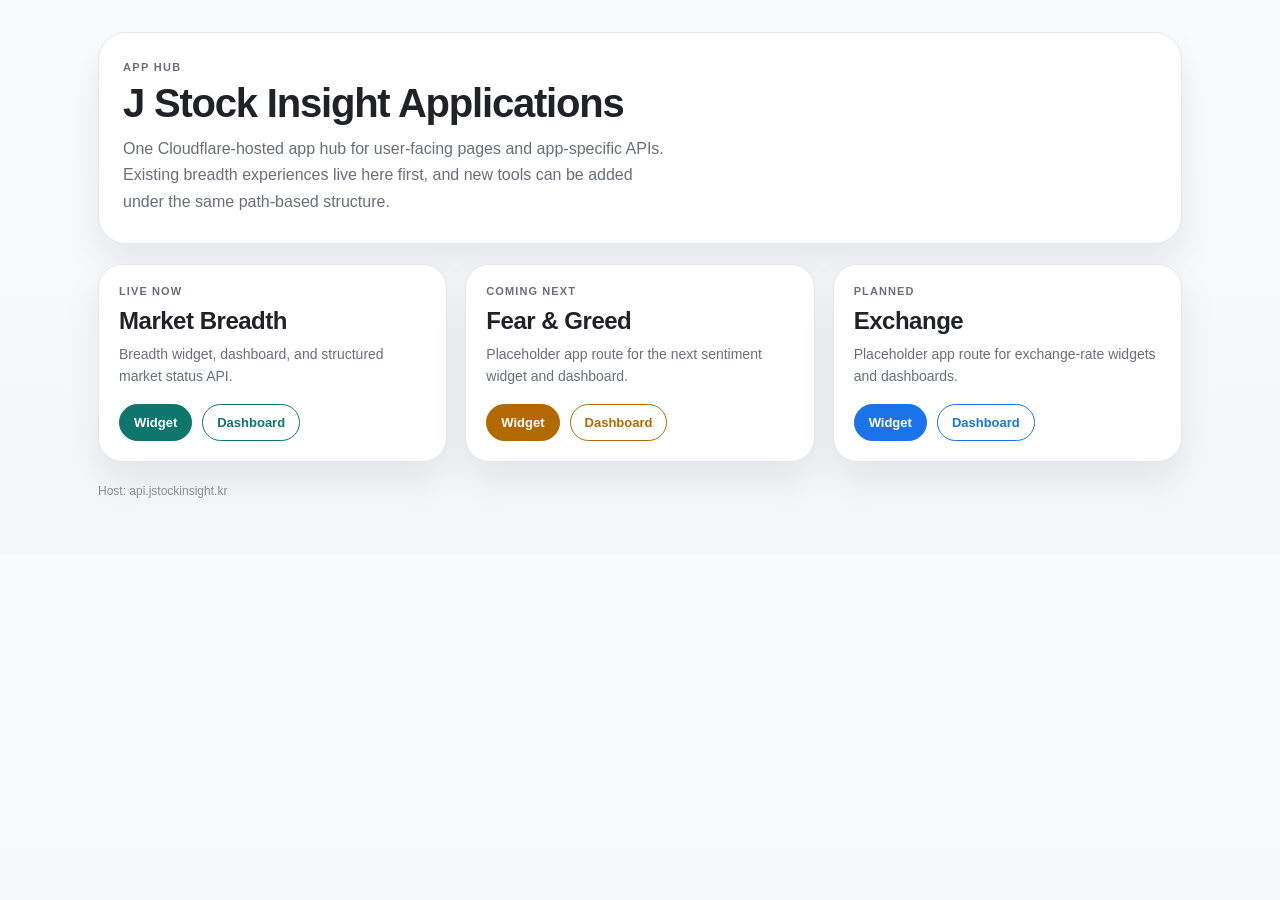
<file: docs/index.html>
<!DOCTYPE html>
<html lang="en">
<head>
  <meta charset="utf-8">
  <meta name="viewport" content="width=device-width,initial-scale=1">
  <title>J Stock Insight Apps</title>
  <style>
    :root{
      --ink:#1f2328;
      --muted:#66707a;
      --line:#e5e7eb;
      --panel:#ffffff;
      --bg:#f6f7f9;
      --shadow:0 18px 38px rgba(15,23,42,.08);
      --breadth:#0f766e;
      --fear:#b26a00;
      --exchange:#1a73e8;
    }
    *{box-sizing:border-box}
    body{
      margin:0;
      font-family:-apple-system,BlinkMacSystemFont,'Segoe UI','Noto Sans KR',sans-serif;
      background:linear-gradient(180deg,#fafbfc 0%,#f4f6f8 100%);
      color:var(--ink);
    }
    .wrap{max-width:1120px;margin:0 auto;padding:32px 18px 56px}
    .hero{
      background:var(--panel);
      border:1px solid var(--line);
      border-radius:28px;
      padding:28px 24px;
      box-shadow:var(--shadow);
      margin-bottom:20px;
    }
    .eyebrow{font-size:11px;text-transform:uppercase;letter-spacing:.12em;color:var(--muted);font-weight:700}
    h1{margin:10px 0 12px;font-size:40px;line-height:1.02;letter-spacing:-.03em}
    .hero p{margin:0;max-width:62ch;color:var(--muted);line-height:1.65}
    .grid{display:grid;grid-template-columns:repeat(3,minmax(0,1fr));gap:18px}
    .card{
      background:var(--panel);
      border:1px solid var(--line);
      border-radius:24px;
      padding:20px;
      box-shadow:var(--shadow);
    }
    .card .tag{font-size:11px;color:var(--muted);text-transform:uppercase;letter-spacing:.1em;font-weight:700}
    .card h2{margin:10px 0 8px;font-size:24px;letter-spacing:-.02em}
    .card p{margin:0;color:var(--muted);line-height:1.6;font-size:14px}
    .actions{display:flex;gap:10px;flex-wrap:wrap;margin-top:16px}
    .btn{
      display:inline-flex;align-items:center;justify-content:center;
      border-radius:999px;padding:10px 14px;text-decoration:none;
      font-size:13px;font-weight:700;border:1px solid currentColor
    }
    .primary{color:#fff;background:var(--accent);border-color:var(--accent)}
    .ghost{color:var(--accent);background:transparent}
    .foot{margin-top:22px;font-size:12px;color:#8b9095}
    @media (max-width:920px){.grid{grid-template-columns:1fr}}
  </style>
</head>
<body>
  <div class="wrap">
    <section class="hero">
      <div class="eyebrow" id="eyebrow">App Hub</div>
      <h1 id="title">J Stock Insight Applications</h1>
      <p id="copy">
        One Cloudflare-hosted app hub for user-facing pages and app-specific APIs.
        Existing breadth experiences live here first, and new tools can be added
        under the same path-based structure.
      </p>
    </section>

    <section class="grid">
      <article class="card" style="--accent:var(--breadth)">
        <div class="tag" id="breadthTag">Live now</div>
        <h2 id="breadthTitle">Market Breadth</h2>
        <p id="breadthCopy">Breadth widget, dashboard, and structured market status API.</p>
        <div class="actions">
          <a class="btn primary" href="/breadth" id="breadthWidget">Widget</a>
          <a class="btn ghost" href="/breadth/dashboard" id="breadthDashboard">Dashboard</a>
        </div>
      </article>

      <article class="card" style="--accent:var(--fear)">
        <div class="tag" id="fearTag">Coming next</div>
        <h2 id="fearTitle">Fear &amp; Greed</h2>
        <p id="fearCopy">Placeholder app route for the next sentiment widget and dashboard.</p>
        <div class="actions">
          <a class="btn primary" href="/fear-greed" id="fearWidget">Widget</a>
          <a class="btn ghost" href="/fear-greed/dashboard" id="fearDashboard">Dashboard</a>
        </div>
      </article>

      <article class="card" style="--accent:var(--exchange)">
        <div class="tag" id="exchangeTag">Planned</div>
        <h2 id="exchangeTitle">Exchange</h2>
        <p id="exchangeCopy">Placeholder app route for exchange-rate widgets and dashboards.</p>
        <div class="actions">
          <a class="btn primary" href="/exchange" id="exchangeWidget">Widget</a>
          <a class="btn ghost" href="/exchange/dashboard" id="exchangeDashboard">Dashboard</a>
        </div>
      </article>
    </section>

    <div class="foot" id="foot">Host: api.jstockinsight.kr</div>
  </div>

<script>
const I18N={
  en:{
    eyebrow:'App Hub',
    title:'J Stock Insight Applications',
    copy:'One Cloudflare-hosted app hub for user-facing pages and app-specific APIs. Existing breadth experiences live here first, and new tools can be added under the same path-based structure.',
    breadthTag:'Live now',
    breadthTitle:'Market Breadth',
    breadthCopy:'Breadth widget, dashboard, and structured market status API.',
    fearTag:'Coming next',
    fearTitle:'Fear & Greed',
    fearCopy:'Placeholder app route for the next sentiment widget and dashboard.',
    exchangeTag:'Planned',
    exchangeTitle:'Exchange',
    exchangeCopy:'Placeholder app route for exchange-rate widgets and dashboards.',
    widget:'Widget',
    dashboard:'Dashboard',
    foot:'Host: api.jstockinsight.kr'
  },
  ko:{
    eyebrow:'앱 허브',
    title:'J Stock Insight 애플리케이션',
    copy:'사용자 페이지와 앱별 API를 함께 제공하는 Cloudflare 앱 허브입니다. 현재는 breadth가 먼저 들어오고, 이후 신규 도구를 같은 경로 구조로 계속 추가합니다.',
    breadthTag:'운영 중',
    breadthTitle:'마켓 브레드스',
    breadthCopy:'브레드스 위젯, 대시보드, 구조화된 시장 상태 API를 제공합니다.',
    fearTag:'다음 예정',
    fearTitle:'공포·탐욕 지수',
    fearCopy:'다음 감성 지표 위젯과 대시보드를 위한 placeholder 앱 경로입니다.',
    exchangeTag:'기획 중',
    exchangeTitle:'환율',
    exchangeCopy:'환율 위젯과 대시보드를 위한 placeholder 앱 경로입니다.',
    widget:'위젯',
    dashboard:'대시보드',
    foot:'호스트: api.jstockinsight.kr'
  },
  ja:{
    eyebrow:'アプリハブ',
    title:'J Stock Insight アプリケーション',
    copy:'ユーザー向けページとアプリ別APIを一緒に提供する Cloudflare アプリハブです。現在は breadth を先に配置し、今後の新規ツールも同じ経路構造で追加します。',
    breadthTag:'稼働中',
    breadthTitle:'マーケットブレッドス',
    breadthCopy:'ブレッドスのウィジェット、ダッシュボード、構造化市場ステータスAPIを提供します。',
    fearTag:'次の予定',
    fearTitle:'恐怖・貪欲指数',
    fearCopy:'次のセンチメント指標ウィジェットとダッシュボード用の placeholder アプリ経路です。',
    exchangeTag:'計画中',
    exchangeTitle:'為替',
    exchangeCopy:'為替ウィジェットとダッシュボード用の placeholder アプリ経路です。',
    widget:'ウィジェット',
    dashboard:'ダッシュボード',
    foot:'ホスト: api.jstockinsight.kr'
  }
};
function detectLocale(){
  const param=new URLSearchParams(window.location.search).get('lang');
  if(param && ['ko','ja','en'].includes(param)) return param;
  const langs=[...(navigator.languages||[]), navigator.language].filter(Boolean).map(v=>String(v).toLowerCase());
  if(langs.some(v=>v.startsWith('ko'))) return 'ko';
  if(langs.some(v=>v.startsWith('ja'))) return 'ja';
  return 'en';
}
const lang=detectLocale();
const t=I18N[lang] || I18N.en;
document.documentElement.lang=lang;
document.getElementById('eyebrow').textContent=t.eyebrow;
document.getElementById('title').textContent=t.title;
document.getElementById('copy').textContent=t.copy;
document.getElementById('breadthTag').textContent=t.breadthTag;
document.getElementById('breadthTitle').textContent=t.breadthTitle;
document.getElementById('breadthCopy').textContent=t.breadthCopy;
document.getElementById('fearTag').textContent=t.fearTag;
document.getElementById('fearTitle').textContent=t.fearTitle;
document.getElementById('fearCopy').textContent=t.fearCopy;
document.getElementById('exchangeTag').textContent=t.exchangeTag;
document.getElementById('exchangeTitle').textContent=t.exchangeTitle;
document.getElementById('exchangeCopy').textContent=t.exchangeCopy;
for(const id of ['breadthWidget','breadthDashboard','fearWidget','fearDashboard','exchangeWidget','exchangeDashboard']){
  document.getElementById(id).textContent=id.includes('Dashboard') ? t.dashboard : t.widget;
}
document.getElementById('foot').textContent=t.foot;
</script>
</body>
</html>
</file>
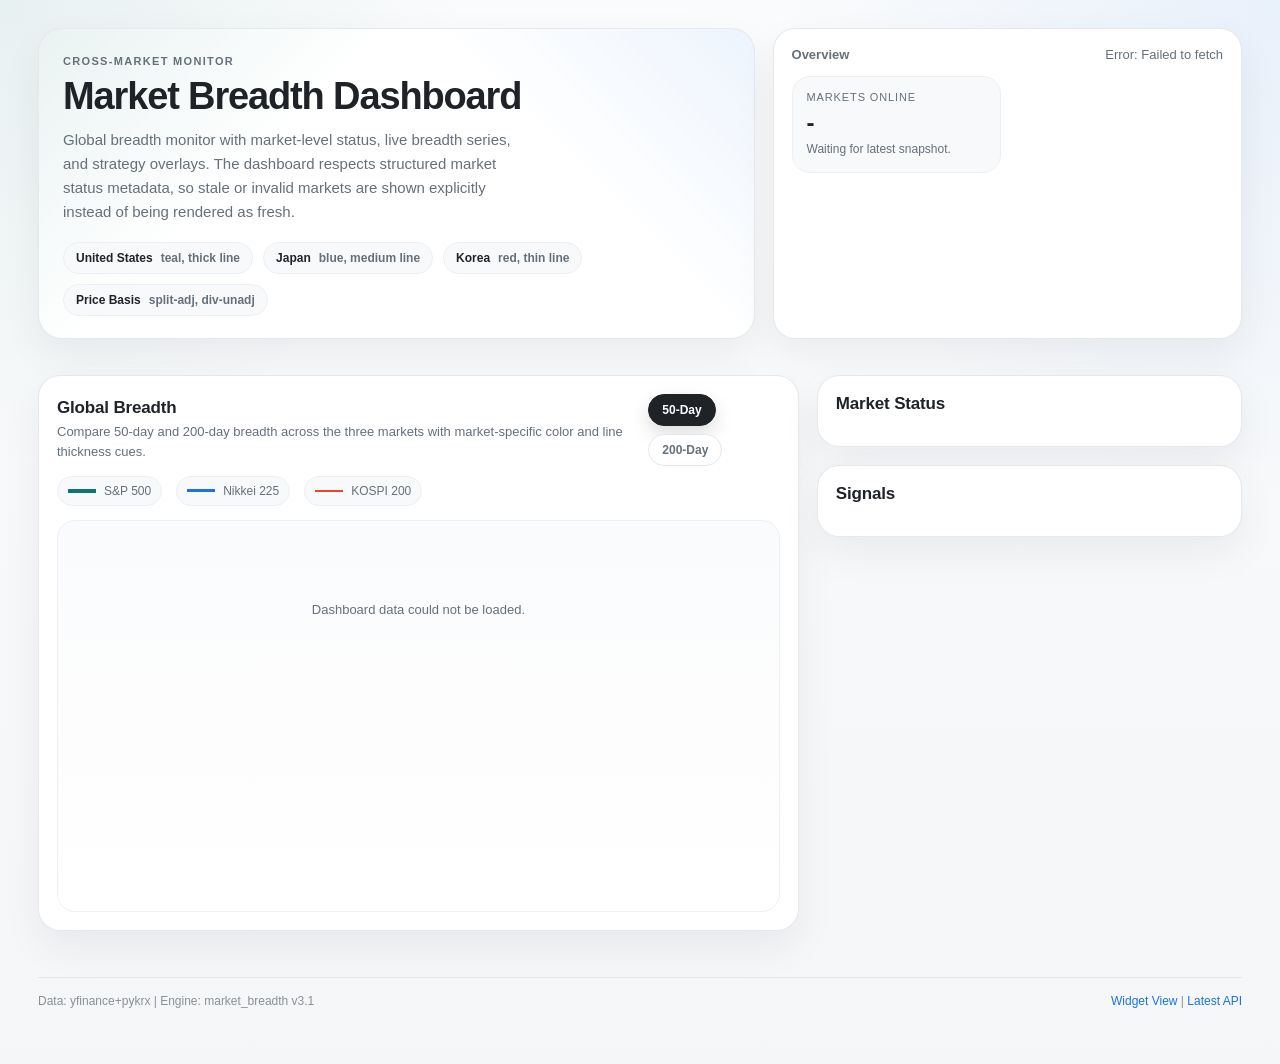
<file: docs/breadth/dashboard/index.html>
<!DOCTYPE html>
<html lang="en">
<head>
  <meta charset="utf-8">
  <meta name="viewport" content="width=device-width,initial-scale=1">
  <title>Market Breadth Dashboard</title>
  <style>
    :root{
      --us:#0f766e;
      --us-soft:#67b8b1;
      --jp:#1a73e8;
      --jp-soft:#7baaf7;
      --kr:#ea4335;
      --kr-soft:#f28b82;
      --ink:#1f2328;
      --muted:#66707a;
      --line:#e5e7eb;
      --panel:#ffffff;
      --panel-soft:#f8f9fb;
      --panel-strong:#f2f4f7;
      --bg:#f6f7f9;
      --shadow:0 16px 40px rgba(15, 23, 42, .06);
      --good:#137333;
      --bad:#b42318;
      --partial:#b26a00;
      --link:#1a73e8;
    }
    *{box-sizing:border-box}
    body{
      margin:0;
      font-family:-apple-system,BlinkMacSystemFont,'Segoe UI','Noto Sans KR',sans-serif;
      background:
        radial-gradient(circle at top left, rgba(15,118,110,.08), transparent 28%),
        radial-gradient(circle at top right, rgba(26,115,232,.08), transparent 30%),
        linear-gradient(180deg,#fafbfc 0%,#f4f6f8 100%);
      color:var(--ink);
    }
    .wrap{max-width:1240px;margin:0 auto;padding:28px 18px 56px}
    .hero{
      display:grid;grid-template-columns:1.45fr .95fr;gap:18px;margin-bottom:18px
    }
    .hero-main,.hero-side{
      background:var(--panel);
      border:1px solid rgba(229,231,235,.9);
      border-radius:24px;
      box-shadow:var(--shadow);
    }
    .hero-main{
      padding:26px 24px 22px;
      background:
        linear-gradient(135deg, rgba(15,118,110,.09) 0%, rgba(15,118,110,0) 35%),
        linear-gradient(225deg, rgba(26,115,232,.08) 0%, rgba(26,115,232,0) 32%),
        var(--panel);
    }
    .hero-side{padding:18px}
    .eyebrow{
      font-size:11px;
      letter-spacing:.12em;
      text-transform:uppercase;
      color:var(--muted);
      font-weight:700;
    }
    h1{
      margin:10px 0 12px;
      font-size:38px;
      line-height:1.02;
      letter-spacing:-.03em;
    }
    .hero-copy{
      margin:0;
      font-size:15px;
      line-height:1.6;
      color:var(--muted);
      max-width:56ch;
    }
    .hero-meta{
      margin-top:18px;
      display:flex;
      flex-wrap:wrap;
      gap:10px;
    }
    .chip{
      display:inline-flex;
      align-items:center;
      gap:8px;
      padding:8px 12px;
      border-radius:999px;
      background:var(--panel-soft);
      border:1px solid #eceff3;
      font-size:12px;
      color:var(--muted);
      font-weight:600;
    }
    .chip strong{color:var(--ink)}
    .hero-side h2,.chart-head h2,.side h2,.market-panel h2{
      margin:0;
      font-size:17px;
      letter-spacing:-.01em;
    }
    .stamp{
      display:flex;
      justify-content:space-between;
      gap:14px;
      align-items:center;
      margin-bottom:14px;
      font-size:13px;
      color:var(--muted);
    }
    .overview-grid{
      display:grid;
      grid-template-columns:repeat(2,minmax(0,1fr));
      gap:12px;
    }
    .overview-card{
      background:var(--panel-soft);
      border:1px solid #edf0f3;
      border-radius:18px;
      padding:14px;
    }
    .overview-card .k{
      font-size:11px;
      color:var(--muted);
      text-transform:uppercase;
      letter-spacing:.08em;
    }
    .overview-card .v{
      margin-top:8px;
      font-size:24px;
      font-weight:800;
      line-height:1;
      color:var(--ink);
    }
    .overview-card .s{
      margin-top:6px;
      font-size:12px;
      color:var(--muted);
      line-height:1.4;
    }
    .summary{
      display:grid;
      grid-template-columns:repeat(3,minmax(0,1fr));
      gap:14px;
      margin-bottom:18px;
    }
    .panel{
      background:var(--panel);
      border:1px solid rgba(229,231,235,.95);
      border-radius:22px;
      box-shadow:var(--shadow);
    }
    .summary-card{
      position:relative;
      overflow:hidden;
      padding:18px 18px 16px;
      background:
        linear-gradient(180deg, rgba(248,249,251,.96), rgba(255,255,255,.98));
    }
    .summary-card.t20{
      background:
        linear-gradient(180deg, rgba(255,247,237,.95), rgba(255,255,255,.98));
      box-shadow:0 18px 40px rgba(245,158,11,.14);
    }
    .summary-card.t10{
      background:
        linear-gradient(180deg, rgba(255,241,242,.96), rgba(255,255,255,.98));
      box-shadow:0 20px 44px rgba(220,38,38,.16);
    }
    .summary-card::before{
      content:'';
      position:absolute;
      left:0;
      top:0;
      bottom:0;
      width:5px;
      background:var(--accent,#999);
    }
    .summary-top{
      display:flex;
      justify-content:space-between;
      gap:12px;
      align-items:flex-start;
    }
    .label{
      font-size:11px;
      color:var(--muted);
      text-transform:uppercase;
      letter-spacing:.11em;
      font-weight:700;
    }
    .status-tag{
      border-radius:999px;
      padding:5px 10px;
      font-size:11px;
      font-weight:700;
      background:#eef2f7;
      color:#4b5563;
    }
    .status-tag.ok{background:#e6f4ea;color:var(--good)}
    .status-tag.error{background:#fdecec;color:var(--bad)}
    .status-tag.partial{background:#fef7e0;color:var(--partial)}
    .market-name{
      margin:8px 0 12px;
      font-size:21px;
      font-weight:800;
      letter-spacing:-.02em;
    }
    .big{
      font-size:38px;
      line-height:1;
      font-weight:800;
      color:var(--accent,#202124);
      letter-spacing:-.03em;
    }
    .summary-metrics{
      margin-top:16px;
      display:grid;
      grid-template-columns:repeat(2,minmax(0,1fr));
      gap:10px;
    }
    .metric{
      padding:12px 12px 10px;
      border-radius:16px;
      background:rgba(255,255,255,.9);
      border:1px solid #eef0f2;
    }
    .metric .k{
      font-size:11px;
      color:var(--muted);
      text-transform:uppercase;
      letter-spacing:.08em;
    }
    .metric .v{
      margin-top:6px;
      font-size:20px;
      font-weight:800;
      color:var(--ink);
    }
    .metric .s{
      margin-top:4px;
      font-size:12px;
      color:var(--muted);
    }
    .basis{
      margin-top:12px;
      font-size:11px;
      color:#8b9095;
    }
    .threshold-row{
      display:flex;
      flex-wrap:wrap;
      gap:8px;
      margin:10px 0 4px;
    }
    .threshold-badge{
      display:inline-flex;
      align-items:center;
      gap:6px;
      padding:4px 10px;
      border-radius:999px;
      font-size:11px;
      font-weight:700;
      line-height:1;
    }
    .threshold-badge.enter20{background:#f59e0b;color:#fff}
    .threshold-badge.enter10{background:#dc2626;color:#fff}
    .threshold-badge.below20{background:#fff7ed;color:#c2410c;border:1px solid #fdba74}
    .threshold-badge.below10{background:#fff1f2;color:#be123c;border:1px solid #fda4af}
    .unavailable{
      margin-top:12px;
      padding:12px 13px;
      border-radius:14px;
      background:#fdecec;
      color:var(--bad);
      font-size:13px;
      line-height:1.45;
    }
    .layout{
      display:grid;
      grid-template-columns:1.7fr .95fr;
      gap:18px;
      margin-bottom:18px;
    }
    .chart-panel{padding:18px}
    .chart-head{
      display:flex;
      justify-content:space-between;
      align-items:center;
      gap:12px;
      margin-bottom:10px;
    }
    .chart-sub{
      margin-top:4px;
      font-size:13px;
      color:var(--muted);
      line-height:1.5;
    }
    .switch{
      display:flex;
      gap:8px;
      flex-wrap:wrap;
    }
    .switch button{
      border:1px solid var(--line);
      background:#fff;
      color:var(--muted);
      border-radius:999px;
      padding:8px 13px;
      font-size:12px;
      font-weight:700;
      cursor:pointer;
      transition:.18s ease;
    }
    .switch button.on{
      background:var(--ink);
      color:#fff;
      border-color:var(--ink);
      box-shadow:0 8px 18px rgba(31,35,40,.15);
    }
    .legend{
      display:flex;
      gap:14px;
      flex-wrap:wrap;
      margin-bottom:14px;
      font-size:12px;
      color:var(--muted);
    }
    .legend span{
      display:flex;
      align-items:center;
      gap:8px;
      padding:7px 10px;
      border-radius:999px;
      background:var(--panel-soft);
      border:1px solid #edf0f3;
    }
    .legend i{display:inline-block;width:28px;height:0;border-top-style:solid}
    .legend .us{border-top-width:4px;border-top-color:var(--us)}
    .legend .jp{border-top-width:3px;border-top-color:var(--jp)}
    .legend .kr{border-top-width:2px;border-top-color:var(--kr)}
    .chart{
      height:392px;
      border-radius:18px;
      background:
        linear-gradient(180deg, rgba(248,249,251,.7), rgba(255,255,255,.96));
      border:1px solid #edf0f3;
      overflow:hidden;
    }
    .chart-fallback{
      min-height:180px;
      display:flex;
      align-items:center;
      justify-content:center;
      padding:18px;
      text-align:center;
      color:var(--muted);
      line-height:1.6;
      font-size:13px;
    }
    .side{
      display:flex;
      flex-direction:column;
      gap:18px;
    }
    .side .panel{padding:18px}
    .status-list{
      display:flex;
      flex-direction:column;
      gap:12px;
      margin-top:14px;
    }
    .status-item{
      display:grid;
      grid-template-columns:auto 1fr auto;
      gap:12px;
      align-items:center;
      padding:12px;
      border-radius:16px;
      background:var(--panel-soft);
      border:1px solid #edf0f3;
    }
    .swatch{
      width:11px;
      height:11px;
      border-radius:999px;
      background:var(--accent,#999);
    }
    .status-title{font-size:14px;font-weight:700}
    .status-meta{font-size:12px;color:var(--muted);margin-top:3px;line-height:1.45}
    .status-pill{
      font-size:11px;
      border-radius:999px;
      padding:5px 10px;
      background:#eef2f7;
      color:#4b5563;
      font-weight:700;
      text-transform:uppercase;
    }
    .status-pill.ok{background:#e7f6ec;color:var(--good)}
    .status-pill.error{background:#fdecec;color:var(--bad)}
    .status-pill.partial{background:#fef7e0;color:var(--partial)}
    .signals{
      display:flex;
      gap:8px;
      flex-wrap:wrap;
      margin-top:14px;
    }
    .badge{
      display:inline-block;
      padding:6px 11px;
      border-radius:999px;
      font-size:11px;
      font-weight:800;
      letter-spacing:.01em;
    }
    .b-long{background:#e6f4ea;color:#0d904f}
    .b-short{background:#fce8e6;color:#d93025}
    .b-neut{background:#fef7e0;color:#b26a00}
    .b-off{background:#f1f3f4;color:#5f6368}
    .market-grid{
      display:grid;
      grid-template-columns:repeat(3,minmax(0,1fr));
      gap:18px;
    }
    .market-panel{
      padding:18px;
      background:
        linear-gradient(180deg, rgba(248,249,251,.94), rgba(255,255,255,.98));
    }
    .market-panel.t20{
      background:
        linear-gradient(180deg, rgba(255,247,237,.94), rgba(255,255,255,.98));
      box-shadow:0 18px 40px rgba(245,158,11,.12);
    }
    .market-panel.t10{
      background:
        linear-gradient(180deg, rgba(255,241,242,.96), rgba(255,255,255,.98));
      box-shadow:0 18px 42px rgba(220,38,38,.14);
    }
    .market-panel h2{
      margin:8px 0 2px;
      font-size:24px;
      line-height:1.05;
      letter-spacing:-.03em;
    }
    .market-panel .sub{
      font-size:12px;
      color:var(--muted);
      line-height:1.5;
    }
    .market-header{
      display:flex;
      align-items:flex-start;
      justify-content:space-between;
      gap:12px;
    }
    .market-value{
      margin-top:12px;
      font-size:32px;
      font-weight:800;
      letter-spacing:-.03em;
    }
    .market-value small{
      display:block;
      margin-top:6px;
      font-size:13px;
      font-weight:600;
      color:var(--muted);
      letter-spacing:0;
    }
    .metrics{
      display:grid;
      grid-template-columns:repeat(2,minmax(0,1fr));
      gap:10px;
      margin-top:14px;
      font-size:12px;
      color:var(--muted);
    }
    .metrics .tile{
      padding:12px;
      border-radius:16px;
      background:rgba(255,255,255,.92);
      border:1px solid #edf0f3;
    }
    .metrics b{
      display:block;
      color:var(--ink);
      font-size:18px;
      margin-top:6px;
    }
    .mini-chart{
      height:230px;
      margin-top:14px;
      border-radius:18px;
      overflow:hidden;
      border:1px solid #edf0f3;
      background:var(--panel-soft);
    }
    .foot{
      margin-top:28px;
      padding-top:16px;
      border-top:1px solid var(--line);
      display:flex;
      justify-content:space-between;
      gap:16px;
      flex-wrap:wrap;
      font-size:12px;
      color:#8b9095;
    }
    .foot a{color:var(--link);text-decoration:none}
    .foot a:hover{text-decoration:underline}
    @media (max-width:1120px){
      .hero,.layout,.market-grid,.summary{grid-template-columns:1fr}
      .hero-main{padding-bottom:24px}
    }
    @media (max-width:720px){
      .wrap{padding:18px 14px 44px}
      h1{font-size:30px}
      .overview-grid,.metrics,.summary-metrics{grid-template-columns:1fr}
      .chart{height:320px}
      .market-value{font-size:28px}
    }
  </style>
</head>
<body>
  <div class="wrap">
    <section class="hero">
      <article class="hero-main">
        <div class="eyebrow" id="eyebrow">Cross-Market Monitor</div>
        <h1 id="heroTitle">Market Breadth Dashboard</h1>
        <p class="hero-copy" id="heroCopy">
          Global breadth monitor with market-level status, live breadth series,
          and strategy overlays. The dashboard respects structured market status
          metadata, so stale or invalid markets are shown explicitly instead of
          being rendered as fresh.
        </p>
        <div class="hero-meta">
          <span class="chip" id="chipUs"><strong>United States</strong> teal, thick line</span>
          <span class="chip" id="chipJp"><strong>Japan</strong> blue, medium line</span>
          <span class="chip" id="chipKr"><strong>Korea</strong> red, thin line</span>
          <span class="chip" id="chipPrice"><strong>Price Basis</strong> split-adj, div-unadj</span>
        </div>
      </article>

      <aside class="hero-side panel">
        <div class="stamp">
          <strong id="overviewTitle">Overview</strong>
          <span id="stamp">Loading...</span>
        </div>
        <div class="overview-grid" id="overviewGrid">
          <div class="overview-card">
            <div class="k" id="overviewKey">Markets Online</div>
            <div class="v">-</div>
            <div class="s" id="overviewWaiting">Waiting for latest snapshot.</div>
          </div>
        </div>
      </aside>
    </section>

    <section class="summary" id="summary"></section>

    <section class="layout">
      <article class="panel chart-panel">
        <div class="chart-head">
          <div>
            <h2 id="globalTitle">Global Breadth</h2>
            <div class="chart-sub" id="globalSub">
              Compare 50-day and 200-day breadth across the three markets with
              market-specific color and line thickness cues.
            </div>
          </div>
          <div class="switch">
            <button id="btn50" class="on" type="button">50-Day</button>
            <button id="btn200" type="button">200-Day</button>
          </div>
        </div>
        <div class="legend">
          <span id="legendUs"><i class="us"></i>S&amp;P 500</span>
          <span id="legendJp"><i class="jp"></i>Nikkei 225</span>
          <span id="legendKr"><i class="kr"></i>KOSPI 200</span>
        </div>
        <div class="chart" id="globalChart"></div>
      </article>

      <aside class="side">
        <section class="panel">
          <h2 id="statusHeading">Market Status</h2>
          <div class="status-list" id="statusList"></div>
        </section>
        <section class="panel">
          <h2 id="signalsHeading">Signals</h2>
          <div class="signals" id="signals"></div>
        </section>
      </aside>
    </section>

    <section class="market-grid" id="marketGrid"></section>

    <footer class="foot">
      <span id="footerMeta">Data: yfinance+pykrx | Engine: market_breadth v3.1</span>
      <span>
        <a id="footerWidgetLink" href="/breadth">Widget View</a> |
        <a id="footerApiLink" href="/breadth/api/latest.json">Latest API</a>
      </span>
    </footer>
  </div>

<script type="module">
const TRANSLATIONS={
  en:{
    page_title:'Market Breadth Dashboard',
    eyebrow:'Cross-Market Monitor',
    hero_title:'Market Breadth Dashboard',
    hero_copy:'Global breadth monitor with market-level status, live breadth series, and strategy overlays. The dashboard respects structured market status metadata, so stale or invalid markets are shown explicitly instead of being rendered as fresh.',
    chip_us:'<strong>United States</strong> teal, thick line',
    chip_jp:'<strong>Japan</strong> blue, medium line',
    chip_kr:'<strong>Korea</strong> red, thin line',
    chip_price:'<strong>Price Basis</strong> split-adj, div-unadj',
    overview_title:'Overview',
    loading:'Loading...',
    overview_key:'Markets Online',
    overview_waiting:'Waiting for latest snapshot.',
    global_title:'Global Breadth',
    global_sub:'Compare 50-day and 200-day breadth across the three markets with market-specific color and line thickness cues.',
    button_50:'50-Day',
    button_200:'200-Day',
    footer_meta:'Data: yfinance+pykrx | Engine: market_breadth v3.1',
    footer_widget:'Widget View',
    footer_api:'Latest API',
    market_sp500:'S&P 500',
    market_nikkei225:'Nikkei 225',
    market_kospi200:'KOSPI 200',
    status_heading:'Market Status',
    signals_heading:'Signals',
    markets_online:'Markets Online',
    all_markets_loaded:'All available markets loaded from the latest snapshot.',
    partial_markets:'{count} market flagged partial.',
    signal_mode:'Signal Mode',
    signal_mode_complete:'Complete',
    signal_mode_partial:'Partial',
    signal_inputs_missing:'Some signal inputs are unavailable.',
    signal_inputs_complete:'All required markets are available for current signals.',
    pipeline_date:'Pipeline Date',
    structured_metadata_note:'Rendered from structured market metadata.',
    price_basis:'Price Basis',
    close_price:'Close',
    price_basis_desc:'Split-adjusted, dividend-unadjusted series.',
    unavailable:'Unavailable',
    latest_update_failed:'Latest update failed.',
    label_50_day:'50-Day',
    label_200_day:'200-Day',
    as_of:'as of',
    no_data:'No data',
    no_active_signals:'No active signals',
    partial_data:'Partial data',
    threshold_entered_20:'Entered <20%',
    threshold_entered_10:'Entered <10%',
    threshold_below_20:'Below 20%',
    threshold_below_10:'Below 10%',
    global_chart_fallback:'Global chart unavailable because the chart library could not be loaded. Summary panels and market status remain live.',
    market_chart_fallback:'{market} chart unavailable because the chart library could not be loaded.',
    section_unavailable_sub:'Structured status blocks stale rendering for this market.',
    section_live_sub:'Live market section with 50-day and 200-day breadth overlays.',
    section_value_sub:'50-day now · 200-day {value}%',
    breadth_50_tile:'50d breadth',
    breadth_200_tile:'200d breadth',
    dashboard_data_error:'Dashboard data could not be loaded.',
    updated:'Updated: {date}',
    error_prefix:'Error: {message}',
    status_ok:'OK',
    status_partial:'PARTIAL',
    status_error:'ERROR',
    signal_asia_us_lead:'Asia U.S. Lead',
    signal_tri_market_deviation:'Tri-Market Deviation',
    signal_regime_overlay:'Regime Overlay',
    direction_LONG:'LONG',
    direction_SHORT:'SHORT',
    direction_NEUTRAL:'NEUTRAL'
  },
  ko:{
    page_title:'마켓 브레드스 대시보드',
    eyebrow:'크로스 마켓 모니터',
    hero_title:'마켓 브레드스 대시보드',
    hero_copy:'시장별 상태, 실시간 브레드스 시계열, 전략 오버레이를 함께 보는 글로벌 브레드스 모니터입니다. 구조화된 시장 상태 메타데이터를 기준으로 stale 또는 invalid 시장을 최신 데이터처럼 그리지 않습니다.',
    chip_us:'<strong>미국</strong> 청록색 굵은 선',
    chip_jp:'<strong>일본</strong> 파란색 중간 선',
    chip_kr:'<strong>한국</strong> 빨간색 얇은 선',
    chip_price:'<strong>가격 기준</strong> 분할조정, 배당비조정',
    overview_title:'개요',
    loading:'불러오는 중...',
    overview_key:'정상 시장 수',
    overview_waiting:'최신 스냅샷을 기다리는 중입니다.',
    global_title:'글로벌 브레드스',
    global_sub:'세 시장의 50일 및 200일 브레드스를 색상과 선 두께 기준으로 비교합니다.',
    button_50:'50일',
    button_200:'200일',
    footer_meta:'데이터: yfinance+pykrx | 엔진: market_breadth v3.1',
    footer_widget:'위젯 보기',
    footer_api:'최신 API',
    market_sp500:'S&P 500',
    market_nikkei225:'니케이 225',
    market_kospi200:'코스피 200',
    status_heading:'시장 상태',
    signals_heading:'시그널',
    markets_online:'정상 시장 수',
    all_markets_loaded:'최신 스냅샷 기준으로 모든 사용 가능 시장을 불러왔습니다.',
    partial_markets:'{count}개 시장이 부분 상태로 표시됩니다.',
    signal_mode:'시그널 모드',
    signal_mode_complete:'완전',
    signal_mode_partial:'부분',
    signal_inputs_missing:'일부 시그널 입력 시장이 비어 있습니다.',
    signal_inputs_complete:'현재 시그널에 필요한 시장 데이터가 모두 있습니다.',
    pipeline_date:'파이프라인 날짜',
    structured_metadata_note:'구조화된 시장 메타데이터를 기준으로 렌더링했습니다.',
    price_basis:'가격 기준',
    close_price:'종가',
    price_basis_desc:'분할조정, 배당비조정 시계열입니다.',
    unavailable:'이용 불가',
    latest_update_failed:'최신 업데이트에 실패했습니다.',
    label_50_day:'50일',
    label_200_day:'200일',
    as_of:'기준일',
    no_data:'데이터 없음',
    no_active_signals:'활성 시그널 없음',
    partial_data:'부분 데이터',
    threshold_entered_20:'20% 하향 진입',
    threshold_entered_10:'10% 하향 진입',
    threshold_below_20:'20% 미만',
    threshold_below_10:'10% 미만',
    global_chart_fallback:'차트 라이브러리를 불러오지 못해 글로벌 차트를 표시할 수 없습니다. 요약 패널과 시장 상태는 계속 표시됩니다.',
    market_chart_fallback:'차트 라이브러리를 불러오지 못해 {market} 차트를 표시할 수 없습니다.',
    section_unavailable_sub:'구조화된 상태 정보가 이 시장의 stale 렌더링을 차단합니다.',
    section_live_sub:'50일 및 200일 브레드스 오버레이를 함께 보여주는 시장 섹션입니다.',
    section_value_sub:'현재 50일 · 200일 {value}%',
    breadth_50_tile:'50일 브레드스',
    breadth_200_tile:'200일 브레드스',
    dashboard_data_error:'대시보드 데이터를 불러오지 못했습니다.',
    updated:'업데이트: {date}',
    error_prefix:'오류: {message}',
    status_ok:'정상',
    status_partial:'부분',
    status_error:'오류',
    signal_asia_us_lead:'아시아-미국 리드',
    signal_tri_market_deviation:'3시장 괴리',
    signal_regime_overlay:'레짐 오버레이',
    direction_LONG:'매수',
    direction_SHORT:'매도',
    direction_NEUTRAL:'중립'
  },
  ja:{
    page_title:'マーケットブレッドス・ダッシュボード',
    eyebrow:'クロスマーケット監視',
    hero_title:'マーケットブレッドス・ダッシュボード',
    hero_copy:'市場ごとの状態、ライブのブレッドス時系列、戦略オーバーレイをまとめて見るためのグローバルモニターです。構造化された市場ステータスメタデータを基準にし、古い市場データを最新のようには描画しません。',
    chip_us:'<strong>米国</strong> ティールの太線',
    chip_jp:'<strong>日本</strong> 青の中線',
    chip_kr:'<strong>韓国</strong> 赤の細線',
    chip_price:'<strong>価格基準</strong> 分割調整・配当未調整',
    overview_title:'概要',
    loading:'読み込み中...',
    overview_key:'稼働市場数',
    overview_waiting:'最新スナップショットを待機しています。',
    global_title:'グローバルブレッドス',
    global_sub:'3市場の50日・200日ブレッドスを、色と線の太さで見分けながら比較します。',
    button_50:'50日',
    button_200:'200日',
    footer_meta:'データ: yfinance+pykrx | エンジン: market_breadth v3.1',
    footer_widget:'ウィジェット表示',
    footer_api:'最新API',
    market_sp500:'S&P 500',
    market_nikkei225:'日経225',
    market_kospi200:'KOSPI 200',
    status_heading:'市場ステータス',
    signals_heading:'シグナル',
    markets_online:'稼働市場数',
    all_markets_loaded:'最新スナップショットで利用可能な市場をすべて読み込みました。',
    partial_markets:'{count}市場が部分状態として判定されています。',
    signal_mode:'シグナルモード',
    signal_mode_complete:'完全',
    signal_mode_partial:'部分',
    signal_inputs_missing:'一部のシグナル入力市場が不足しています。',
    signal_inputs_complete:'現在のシグナルに必要な市場データはすべて揃っています。',
    pipeline_date:'パイプライン日付',
    structured_metadata_note:'構造化された市場メタデータを基準に描画しています。',
    price_basis:'価格基準',
    close_price:'終値',
    price_basis_desc:'分割調整・配当未調整の系列です。',
    unavailable:'利用不可',
    latest_update_failed:'最新更新に失敗しました。',
    label_50_day:'50日',
    label_200_day:'200日',
    as_of:'基準日',
    no_data:'データなし',
    no_active_signals:'有効なシグナルなし',
    partial_data:'部分データ',
    threshold_entered_20:'20%割れ入り',
    threshold_entered_10:'10%割れ入り',
    threshold_below_20:'20%未満',
    threshold_below_10:'10%未満',
    global_chart_fallback:'チャートライブラリを読み込めないためグローバルチャートを表示できません。要約パネルと市場ステータスは表示を続けます。',
    market_chart_fallback:'チャートライブラリを読み込めないため{market}のチャートを表示できません。',
    section_unavailable_sub:'構造化されたステータスにより、この市場の古い描画はブロックされています。',
    section_live_sub:'50日と200日のブレッドスを重ねて見る市場セクションです。',
    section_value_sub:'現在の50日 · 200日 {value}%',
    breadth_50_tile:'50日ブレッドス',
    breadth_200_tile:'200日ブレッドス',
    dashboard_data_error:'ダッシュボードデータを読み込めませんでした。',
    updated:'更新: {date}',
    error_prefix:'エラー: {message}',
    status_ok:'正常',
    status_partial:'一部',
    status_error:'エラー',
    signal_asia_us_lead:'アジア・米国リード',
    signal_tri_market_deviation:'3市場乖離',
    signal_regime_overlay:'レジームオーバーレイ',
    direction_LONG:'ロング',
    direction_SHORT:'ショート',
    direction_NEUTRAL:'中立'
  }
};

function detectLocale(){
  const param=new URLSearchParams(window.location.search).get('lang');
  if(param && ['ko','ja','en'].includes(param)) return param;
  const langs=[...(navigator.languages||[]), navigator.language].filter(Boolean).map(x=>String(x).toLowerCase());
  if(langs.some(x=>x.startsWith('ko'))) return 'ko';
  if(langs.some(x=>x.startsWith('ja'))) return 'ja';
  return 'en';
}

const LOCALE=detectLocale();

function t(key, vars={}){
  const dict=TRANSLATIONS[LOCALE] || TRANSLATIONS.en;
  let text=dict[key] ?? TRANSLATIONS.en[key] ?? key;
  Object.entries(vars).forEach(([name,val])=>{
    text=text.replaceAll(`{${name}}`, String(val));
  });
  return text;
}

document.documentElement.lang=LOCALE;
document.title=t('page_title');

const API_DEFAULT='https://api.jstockinsight.kr/breadth/api';
const API_LOCAL=`${window.location.origin}/breadth/api`;
const API_PARAM=new URLSearchParams(window.location.search).get('api_base');
const API=API_PARAM||(window.location.hostname==='127.0.0.1'||window.location.hostname==='localhost'
  ?API_LOCAL
  :API_DEFAULT);

const MARKETS = [
  {id:'sp500', color:'#0f766e', soft:'#67b8b1', width:4},
  {id:'nikkei225', color:'#1a73e8', soft:'#7baaf7', width:3},
  {id:'kospi200', color:'#ea4335', soft:'#f28b82', width:2},
];

const state = {
  latest: null,
  signals: null,
  seriesMap: {},
  activeWindow: '50',
  chartFactory: null,
  globalChart: null,
  globalSeries: [],
  miniCharts: [],
};

function marketLabel(market){
  return t(`market_${market.id}`);
}

function signalLabel(key){
  return t(`signal_${key}`);
}

function directionLabel(direction){
  return t(`direction_${direction || 'NEUTRAL'}`);
}

function statusLabel(status){
  return t(`status_${status || 'error'}`);
}

function applyStaticText(){
  document.getElementById('eyebrow').textContent=t('eyebrow');
  document.getElementById('heroTitle').textContent=t('hero_title');
  document.getElementById('heroCopy').textContent=t('hero_copy');
  document.getElementById('chipUs').innerHTML=t('chip_us');
  document.getElementById('chipJp').innerHTML=t('chip_jp');
  document.getElementById('chipKr').innerHTML=t('chip_kr');
  document.getElementById('chipPrice').innerHTML=t('chip_price');
  document.getElementById('overviewTitle').textContent=t('overview_title');
  document.getElementById('stamp').textContent=t('loading');
  document.getElementById('overviewKey').textContent=t('overview_key');
  document.getElementById('overviewWaiting').textContent=t('overview_waiting');
  document.getElementById('globalTitle').textContent=t('global_title');
  document.getElementById('globalSub').textContent=t('global_sub');
  document.getElementById('btn50').textContent=t('button_50');
  document.getElementById('btn200').textContent=t('button_200');
  document.getElementById('legendUs').innerHTML=`<i class="us"></i>${marketLabel(MARKETS[0])}`;
  document.getElementById('legendJp').innerHTML=`<i class="jp"></i>${marketLabel(MARKETS[1])}`;
  document.getElementById('legendKr').innerHTML=`<i class="kr"></i>${marketLabel(MARKETS[2])}`;
  document.getElementById('statusHeading').textContent=t('status_heading');
  document.getElementById('signalsHeading').textContent=t('signals_heading');
  document.getElementById('footerMeta').textContent=t('footer_meta');
  document.getElementById('footerWidgetLink').textContent=t('footer_widget');
  document.getElementById('footerApiLink').textContent=t('footer_api');
}

function setStamp(text){
  document.getElementById('stamp').textContent = text;
}

function statusClass(status){
  if(status === 'ok') return 'ok';
  if(status === 'partial') return 'partial';
  return 'error';
}

function safeNumber(value){
  return typeof value === 'number' && Number.isFinite(value) ? value : null;
}

function thresholdPresentation(threshold, prefix=''){
  const label = prefix ? `${prefix} ` : '';
  if(!threshold){
    return {cardClass:'', badgeHtml:''};
  }
  if(threshold.entered_lt10_today){
    return {
      cardClass:'t10',
      badgeHtml:`<span class="threshold-badge enter10">${label}${t('threshold_entered_10')}</span>`
    };
  }
  if(threshold.entered_lt20_today){
    return {
      cardClass:'t20',
      badgeHtml:`<span class="threshold-badge enter20">${label}${t('threshold_entered_20')}</span>`
    };
  }
  if(threshold.lt10){
    return {
      cardClass:'t10',
      badgeHtml:`<span class="threshold-badge below10">${label}${t('threshold_below_10')}</span>`
    };
  }
  if(threshold.lt20){
    return {
      cardClass:'t20',
      badgeHtml:`<span class="threshold-badge below20">${label}${t('threshold_below_20')}</span>`
    };
  }
  return {cardClass:'', badgeHtml:''};
}

function renderOverview(latest, signals){
  const marketsOnline = MARKETS.filter(m=>latest[m.id]?.status === 'ok').length;
  const partialCount = MARKETS.filter(m=>latest[m.id]?.status === 'partial').length;
  const signalMode = signals.partial_data ? t('signal_mode_partial') : t('signal_mode_complete');
  document.getElementById('overviewGrid').innerHTML = `
    <div class="overview-card">
      <div class="k">${t('markets_online')}</div>
      <div class="v">${marketsOnline}/3</div>
      <div class="s">${partialCount > 0 ? t('partial_markets',{count:partialCount}) : t('all_markets_loaded')}</div>
    </div>
    <div class="overview-card">
      <div class="k">${t('signal_mode')}</div>
      <div class="v">${signalMode}</div>
      <div class="s">${signals.partial_data ? t('signal_inputs_missing') : t('signal_inputs_complete')}</div>
    </div>
    <div class="overview-card">
      <div class="k">${t('pipeline_date')}</div>
      <div class="v">${latest.pipeline_date || latest.date || '-'}</div>
      <div class="s">${t('structured_metadata_note')}</div>
    </div>
    <div class="overview-card">
      <div class="k">${t('price_basis')}</div>
      <div class="v">${t('close_price')}</div>
      <div class="s">${t('price_basis_desc')}</div>
    </div>
  `;
}

function makeSummaryCard(market, payload){
  const status = payload.status || 'error';
  if(status !== 'ok'){
    return `
      <article class="panel summary-card" style="--accent:${market.color}">
        <div class="summary-top">
          <div class="label">${marketLabel(market)}</div>
          <div class="status-tag ${statusClass(status)}">${statusLabel(status)}</div>
        </div>
        <div class="market-name">${t('unavailable')}</div>
        <div class="unavailable">${payload.error_message || t('latest_update_failed')}</div>
      </article>
    `;
  }
  const activeValue = payload[`breadth_${state.activeWindow}`];
  const activeThreshold = thresholdPresentation(payload.thresholds?.[`breadth_${state.activeWindow}`]);
  return `
    <article class="panel summary-card ${activeThreshold.cardClass}" style="--accent:${market.color}">
      <div class="summary-top">
        <div class="label">${marketLabel(market)}</div>
        <div class="status-tag ${statusClass(status)}">${statusLabel(status)}</div>
      </div>
      <div class="market-name">${marketLabel(market)}</div>
      ${activeThreshold.badgeHtml ? `<div class="threshold-row">${activeThreshold.badgeHtml}</div>` : ''}
      <div class="big">${safeNumber(activeValue)?.toFixed(2) || '-'}%</div>
      <div class="summary-metrics">
        <div class="metric">
          <div class="k">${t('label_50_day')}</div>
          <div class="v">${safeNumber(payload.breadth_50)?.toFixed(2) || '-'}%</div>
          <div class="s">${payload.n_above_50 ?? payload.count_above_50}/${payload.n_valid_50 ?? '-'}</div>
        </div>
        <div class="metric">
          <div class="k">${t('label_200_day')}</div>
          <div class="v">${safeNumber(payload.breadth_200)?.toFixed(2) || '-'}%</div>
          <div class="s">${payload.n_above_200 ?? payload.count_above_200}/${payload.n_valid_200 ?? '-'}</div>
        </div>
      </div>
      <div class="basis">${t('as_of')} ${payload.as_of_date || '-'} · ${t('price_basis_desc')}</div>
    </article>
  `;
}

function renderSummary(latest){
  document.getElementById('summary').innerHTML = MARKETS
    .map(market => makeSummaryCard(market, latest[market.id] || {status:'error'}))
    .join('');
}

function renderStatusList(latest){
  document.getElementById('statusList').innerHTML = MARKETS.map(market=>{
    const payload = latest[market.id] || {status:'error'};
    return `
      <div class="status-item">
        <span class="swatch" style="background:${market.color}"></span>
        <div>
          <div class="status-title">${marketLabel(market)}</div>
          <div class="status-meta">
            ${payload.as_of_date || t('no_data')}
            ${payload.status === 'ok' ? ` · ${safeNumber(payload.breadth_50)?.toFixed(2) || '-'}% / ${safeNumber(payload.breadth_200)?.toFixed(2) || '-'}%` : ''}
          </div>
        </div>
        <span class="status-pill ${statusClass(payload.status)}">${statusLabel(payload.status)}</span>
      </div>
    `;
  }).join('');
}

function renderSignals(signals){
  let html = '';
  for(const [key, signal] of Object.entries(signals.signals || {})){
    if(!signal.valid) continue;
    const dir = signal.direction || 'NEUTRAL';
    const cls = dir === 'LONG' ? 'b-long' : dir === 'SHORT' ? 'b-short' : 'b-neut';
    html += `<span class="badge ${cls}">${signalLabel(key)}: ${directionLabel(dir)}</span>`;
  }
  if(signals.partial_data){
    html += `<span class="badge b-off">${t('partial_data')}</span>`;
  }
  document.getElementById('signals').innerHTML = html || `<span class="badge b-off">${t('no_active_signals')}</span>`;
}

function renderChartFallback(el, message){
  el.innerHTML = `<div class="chart-fallback">${message}</div>`;
}

async function ensureChartFactory(){
  if(state.chartFactory !== null){
    return state.chartFactory;
  }
  try{
    const mod = await import('https://unpkg.com/lightweight-charts@4.1.1/dist/lightweight-charts.standalone.production.mjs');
    state.chartFactory = mod.createChart;
  }catch(err){
    console.warn('Chart library unavailable:', err);
    state.chartFactory = false;
  }
  return state.chartFactory;
}

function clearGlobalSeries(){
  if(!state.globalChart) return;
  state.globalSeries.forEach(series=>state.globalChart.removeSeries(series));
  state.globalSeries = [];
}

function clearMiniCharts(){
  state.miniCharts.forEach(chart=>chart.remove());
  state.miniCharts = [];
}

function renderMarketSections(latest){
  document.getElementById('marketGrid').innerHTML = MARKETS.map(market=>{
    const payload = latest[market.id] || {status:'error'};
    if(payload.status !== 'ok'){
      return `
        <section class="panel market-panel">
          <div class="market-header">
            <div>
              <div class="label">${marketLabel(market)}</div>
              <h2>${t('unavailable')}</h2>
              <div class="sub">${t('section_unavailable_sub')}</div>
            </div>
            <div class="status-tag ${statusClass(payload.status)}">${statusLabel(payload.status)}</div>
          </div>
          <div class="unavailable">${payload.error_message || t('latest_update_failed')}</div>
        </section>
      `;
    }
    const fiftyThreshold = thresholdPresentation(payload.thresholds?.breadth_50, t('label_50_day'));
    const twoHundredThreshold = thresholdPresentation(payload.thresholds?.breadth_200, t('label_200_day'));
    const thresholdBadges = [fiftyThreshold.badgeHtml, twoHundredThreshold.badgeHtml].filter(Boolean).join('');
    const marketThresholdClass = [fiftyThreshold.cardClass, twoHundredThreshold.cardClass].includes('t10')
      ? 't10'
      : [fiftyThreshold.cardClass, twoHundredThreshold.cardClass].includes('t20')
        ? 't20'
        : '';
    return `
      <section class="panel market-panel ${marketThresholdClass}">
        <div class="market-header">
          <div>
            <div class="label">${marketLabel(market)}</div>
            <h2>${marketLabel(market)}</h2>
            <div class="sub">${t('section_live_sub')}</div>
          </div>
          <div class="status-tag ok">${t('status_ok')}</div>
        </div>
        <div class="market-value" style="color:${market.color}">
          ${safeNumber(payload.breadth_50)?.toFixed(2) || '-'}%
          <small>${t('section_value_sub',{value:safeNumber(payload.breadth_200)?.toFixed(2) || '-'})}</small>
        </div>
        ${thresholdBadges ? `<div class="threshold-row">${thresholdBadges}</div>` : ''}
        <div class="metrics">
          <div class="tile">${t('breadth_50_tile')}<b>${payload.n_above_50 ?? payload.count_above_50}/${payload.n_valid_50 ?? '-'}</b></div>
          <div class="tile">${t('breadth_200_tile')}<b>${payload.n_above_200 ?? payload.count_above_200}/${payload.n_valid_200 ?? '-'}</b></div>
        </div>
        <div class="basis">${t('as_of')} ${payload.as_of_date || '-'} · ${t('price_basis_desc')}</div>
        <div class="mini-chart" id="chart-${market.id}"></div>
      </section>
    `;
  }).join('');
}

async function renderGlobalChart(latest, seriesMap){
  const chartRoot = document.getElementById('globalChart');
  const createChart = await ensureChartFactory();
  if(!createChart){
    renderChartFallback(chartRoot, t('global_chart_fallback'));
    return;
  }
  chartRoot.innerHTML = '';
  if(!state.globalChart){
    state.globalChart = createChart(chartRoot, {
      width: chartRoot.clientWidth,
      height: 392,
      layout:{background:{color:'#ffffff'},textColor:'#4b5563',fontSize:11},
      grid:{vertLines:{color:'#eceff1'},horzLines:{color:'#eceff1'}},
      timeScale:{timeVisible:false},
      rightPriceScale:{scaleMargins:{top:.08,bottom:.06}},
      crosshair:{vertLine:{color:'#d0d7de'},horzLine:{color:'#d0d7de'}},
    });
  }else{
    state.globalChart.applyOptions({width:chartRoot.clientWidth,height:392});
    clearGlobalSeries();
  }

  MARKETS.filter(market => latest[market.id]?.status === 'ok').forEach(market=>{
    const series = state.globalChart.addLineSeries({
      color: state.activeWindow === '200' ? market.soft : market.color,
      lineWidth: state.activeWindow === '200' ? Math.max(2, market.width - 1) : market.width,
      title: marketLabel(market),
    });
    state.globalSeries.push(series);
    series.setData((seriesMap[market.id]?.[`breadth_${state.activeWindow}`] || []).map(x=>({
      time:x.date,
      value:x.value
    })));
  });
  state.globalChart.timeScale().fitContent();
}

async function renderMiniCharts(latest, seriesMap){
  clearMiniCharts();
  const createChart = await ensureChartFactory();
  MARKETS.forEach(market=>{
    const payload = latest[market.id];
    if(!payload || payload.status !== 'ok') return;
    const el = document.getElementById(`chart-${market.id}`);
    if(!el) return;
    if(!createChart){
      renderChartFallback(el, t('market_chart_fallback',{market:marketLabel(market)}));
      return;
    }
    el.innerHTML = '';
    const chart = createChart(el, {
      width: el.clientWidth,
      height: 230,
      layout:{background:{color:'#f8f9fb'},textColor:'#4b5563',fontSize:11},
      grid:{vertLines:{color:'#eceff1'},horzLines:{color:'#eceff1'}},
      timeScale:{timeVisible:false},
      rightPriceScale:{scaleMargins:{top:.08,bottom:.06}},
    });
    state.miniCharts.push(chart);
    const s50 = chart.addLineSeries({color:market.color,lineWidth:market.width,title:t('label_50_day')});
    const s200 = chart.addLineSeries({color:market.soft,lineWidth:Math.max(2, market.width - 1),title:t('label_200_day')});
    s50.setData((seriesMap[market.id]?.breadth_50 || []).map(x=>({time:x.date,value:x.value})));
    s200.setData((seriesMap[market.id]?.breadth_200 || []).map(x=>({time:x.date,value:x.value})));
    chart.timeScale().fitContent();
  });
}

async function fetchState(){
  const cb='?t='+Date.now();
  const [latestRes, signalsRes] = await Promise.all([
    fetch(`${API}/latest.json${cb}`),
    fetch(`${API}/signals.json${cb}`)
  ]);
  const latest = await latestRes.json();
  const signals = await signalsRes.json();

  const okMarkets = MARKETS.filter(m=>latest[m.id]?.status === 'ok');
  const seriesPairs = await Promise.all(okMarkets.map(async market => {
    const res = await fetch(`${API}/${market.id}.json${cb}`);
    return [market.id, await res.json()];
  }));

  state.latest = latest;
  state.signals = signals;
  state.seriesMap = Object.fromEntries(seriesPairs);
}

async function renderAll(){
  const latest = state.latest;
  const signals = state.signals;
  setStamp(t('updated',{date:latest.date}));
  renderOverview(latest, signals);
  renderSummary(latest);
  renderStatusList(latest);
  renderSignals(signals);
  renderMarketSections(latest);
  await renderGlobalChart(latest, state.seriesMap);
  await renderMiniCharts(latest, state.seriesMap);
}

async function refresh(){
  try{
    await fetchState();
    await renderAll();
  }catch(err){
    setStamp(t('error_prefix',{message:err.message || err}));
    console.error(err);
    renderChartFallback(document.getElementById('globalChart'), t('dashboard_data_error'));
  }
}

function setWindow(next){
  state.activeWindow = next;
  document.getElementById('btn50').classList.toggle('on', next === '50');
  document.getElementById('btn200').classList.toggle('on', next === '200');
  if(state.latest){
    renderSummary(state.latest);
    renderGlobalChart(state.latest, state.seriesMap).catch(err=>{
      setStamp(t('error_prefix',{message:err.message || err}));
      console.error(err);
    });
  }
}

document.getElementById('btn50').onclick = ()=>setWindow('50');
document.getElementById('btn200').onclick = ()=>setWindow('200');

new ResizeObserver(()=>{
  if(state.globalChart){
    state.globalChart.applyOptions({width:document.getElementById('globalChart').clientWidth});
  }
}).observe(document.getElementById('globalChart'));

applyStaticText();
refresh();
</script>
</body>
</html>
</file>
